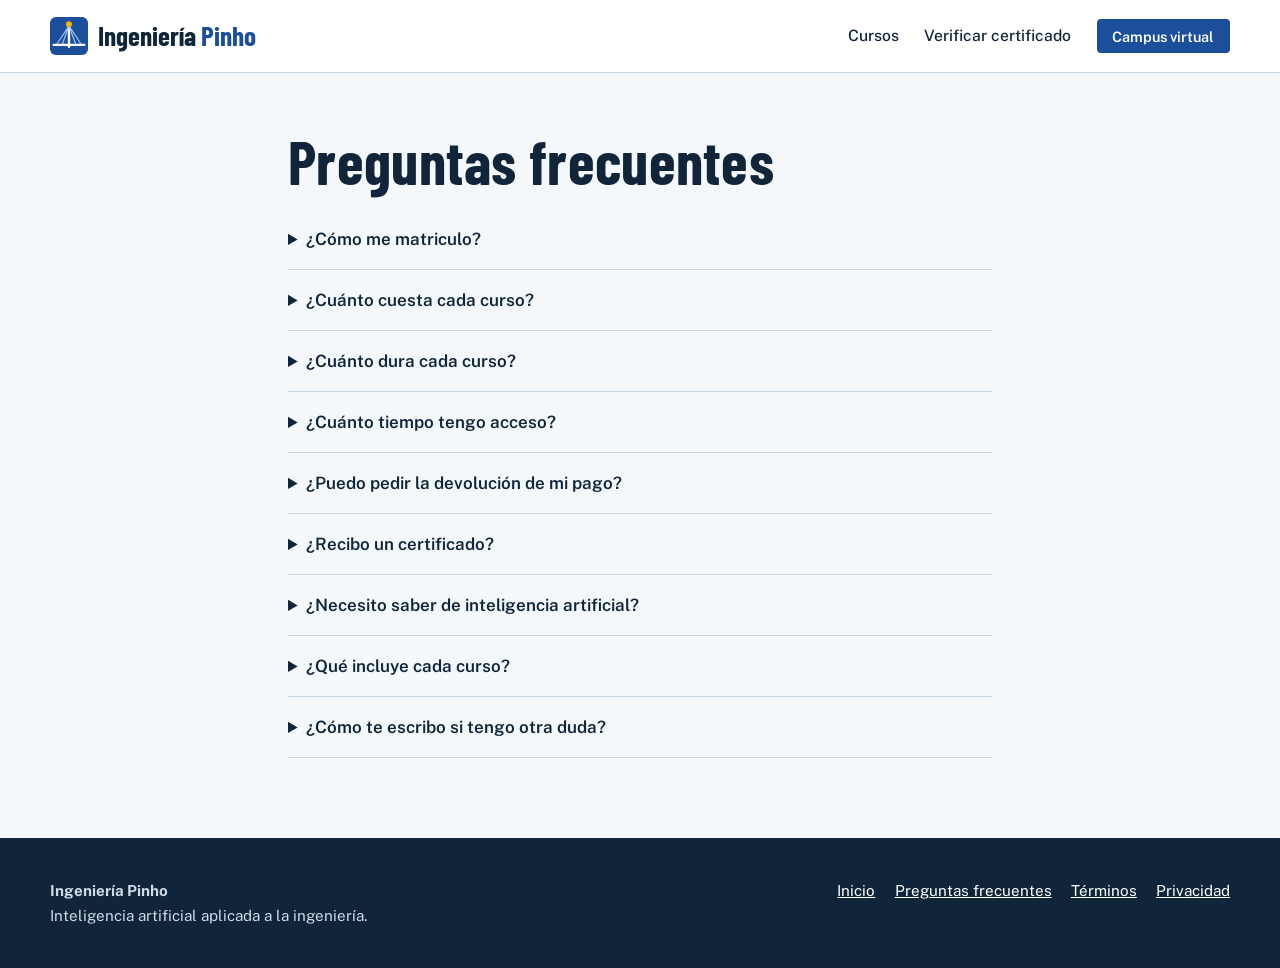
<file: preguntas.html>
<!DOCTYPE html>
<html lang="es">
<head>
    <meta charset="UTF-8">
    <meta name="viewport" content="width=device-width, initial-scale=1.0">
    <title>Preguntas frecuentes | Ingeniería Pinho</title>
    <meta name="description" content="Respuestas sobre matrícula, pagos, acceso y certificados de los cursos de Ingeniería Pinho.">
    <link rel="icon" type="image/svg+xml" href="assets/logo.svg">
    <link rel="preconnect" href="https://fonts.googleapis.com">
    <link rel="preconnect" href="https://fonts.gstatic.com" crossorigin>
    <link rel="stylesheet" href="https://fonts.googleapis.com/css2?family=Barlow+Condensed:wght@600;700&family=Public+Sans:wght@400;500;600&display=swap">
    <link rel="stylesheet" href="css/variables.css?v=2">
    <link rel="stylesheet" href="css/styles.css?v=2">
    <link rel="stylesheet" href="css/responsive.css?v=2">
    <style>.texto{max-width:44rem}.texto h2{font-size:1.6rem;margin:2rem 0 .6rem}.texto p,.texto li{line-height:1.65}.texto details{border-bottom:1px solid var(--linea);padding:1rem 0}.texto summary{font-weight:600;cursor:pointer}.texto details p{margin:.7rem 0 0}.fecha{color:var(--tinta-2);font-size:.95rem}</style>
</head>
<body>
<header class="cabecera">
    <div class="contenedor">
        <a href="./" class="marca" aria-label="Ingeniería Pinho, inicio">
            <img src="assets/logo.svg" alt="" width="38" height="38">
            <span>Ingeniería <b>Pinho</b></span>
        </a>
        <nav class="menu" id="menu" aria-label="Principal">
            <a href="./#cursos">Cursos</a>
            <a href="verificar.html">Verificar certificado</a>
            <a href="campus/" class="boton peq">Campus virtual</a>
        </nav>
    </div>
</header>

<main class="interior">
    <div class="contenedor texto">
        <h1>Preguntas frecuentes</h1>
        <details><summary>¿Cómo me matriculo?</summary><p>Crea tu cuenta en el campus virtual, elige el curso, paga por Yape, Plin o transferencia y sube tu comprobante. Activamos tu acceso cuando validamos el pago.</p></details>
        <details><summary>¿Cuánto cuesta cada curso?</summary><p>Cada curso cuesta S/ 500 por persona.</p></details>
        <details><summary>¿Cuánto dura cada curso?</summary><p>Cada curso dura 6 horas, repartidas en 6 clases de 1 hora.</p></details>
        <details><summary>¿Cuánto tiempo tengo acceso?</summary><p>Tienes acceso a tu curso hasta por un año desde que se activa tu matrícula.</p></details>
        <details><summary>¿Puedo pedir la devolución de mi pago?</summary><p>Puedes pedirla hasta 24 horas antes del inicio de la clase. Pasado ese plazo no se devuelve el pago. Escríbenos a academia@ingenieriapinho.com.</p></details>
        <details><summary>¿Recibo un certificado?</summary><p>Sí. Al completar el curso recibes un certificado de 6 horas con un código QR. Cualquier persona puede comprobar que es auténtico en la página Verificar certificado.</p></details>
        <details><summary>¿Necesito saber de inteligencia artificial?</summary><p>No para el curso básico: parte desde cero. El curso intermedio está pensado para ingenieros civiles que ya usan herramientas digitales en su trabajo.</p></details>
        <details><summary>¿Qué incluye cada curso?</summary><p>Las clases, las presentaciones de cada clase, una guía de trabajo con ejercicios prácticos y el certificado.</p></details>
        <details><summary>¿Cómo te escribo si tengo otra duda?</summary><p>Escribe a academia@ingenieriapinho.com o usa el formulario de contacto de la página principal.</p></details>
    </div>
</main>

<footer class="pie">
    <div class="contenedor">
        <div><strong>Ingeniería Pinho</strong><br>Inteligencia artificial aplicada a la ingeniería.</div>
        <nav aria-label="Enlaces del pie"><a href="./">Inicio</a><a href="preguntas.html">Preguntas frecuentes</a><a href="terminos.html">Términos</a><a href="privacidad.html">Privacidad</a></nav>
    </div>
</footer>
</body>
</html>
</file>
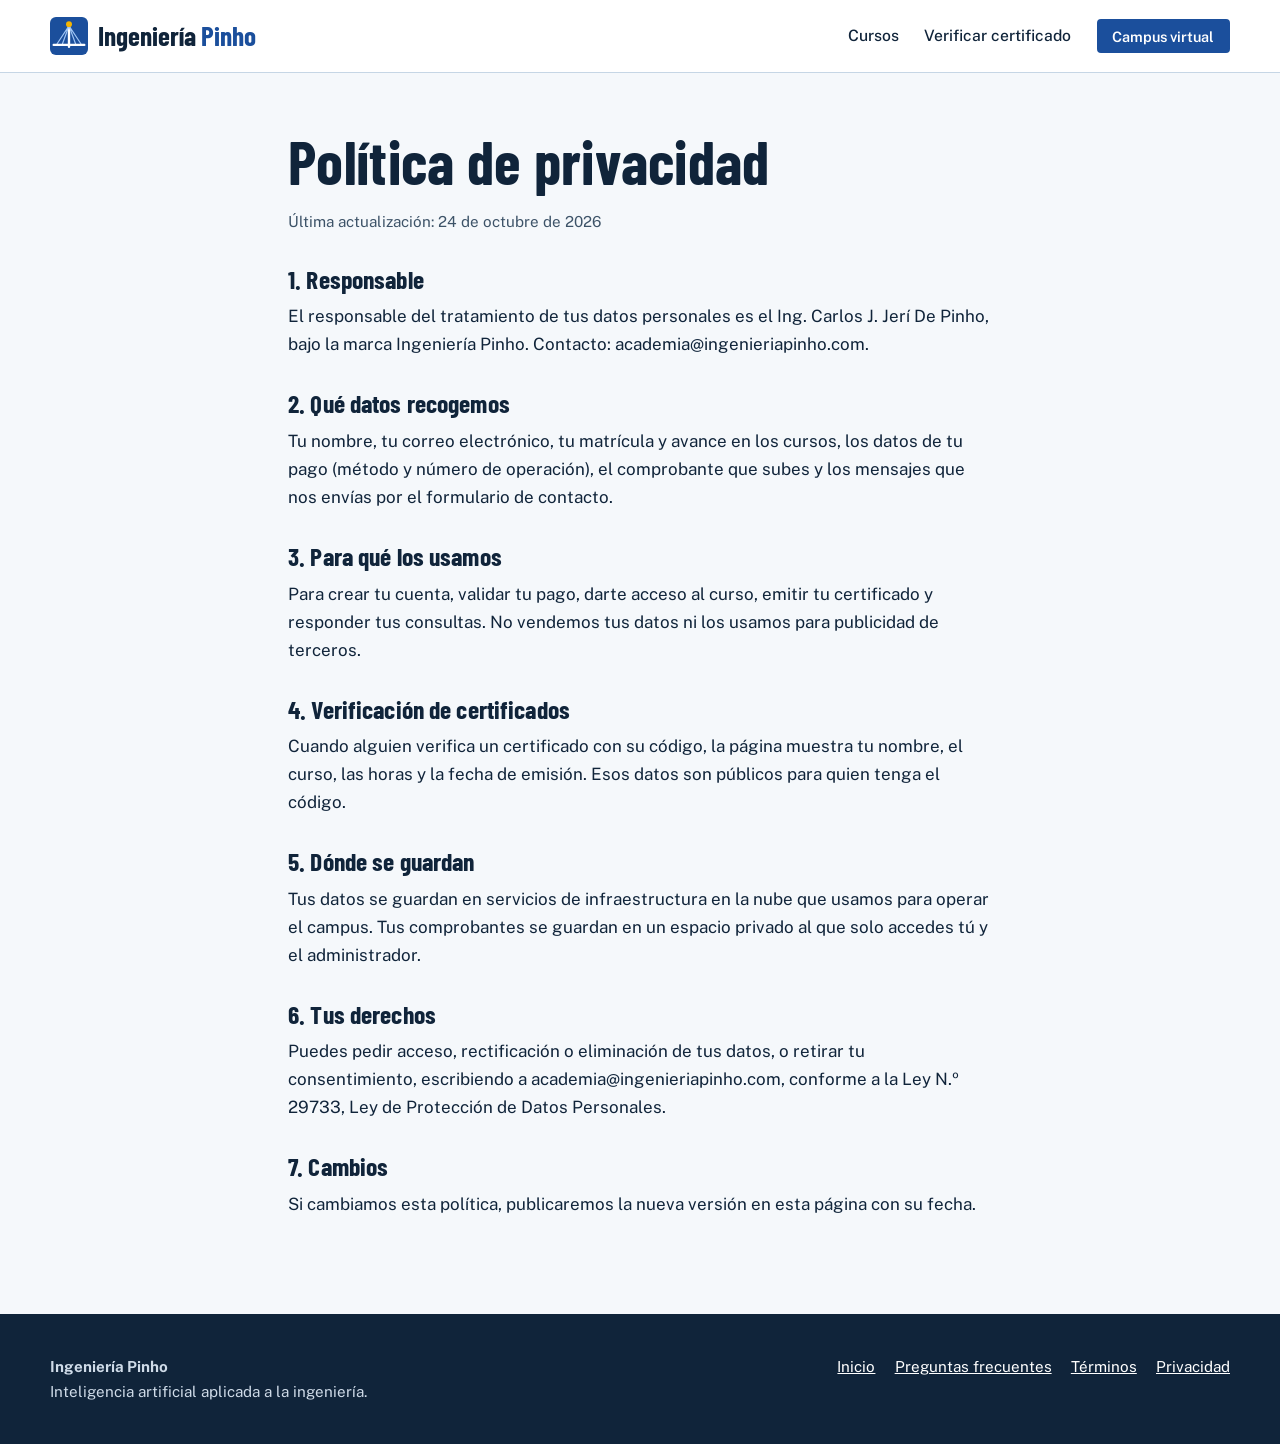
<file: privacidad.html>
<!DOCTYPE html>
<html lang="es">
<head>
    <meta charset="UTF-8">
    <meta name="viewport" content="width=device-width, initial-scale=1.0">
    <title>Política de privacidad | Ingeniería Pinho</title>
    <meta name="description" content="Cómo Ingeniería Pinho trata tus datos personales.">
    <link rel="icon" type="image/svg+xml" href="assets/logo.svg">
    <link rel="preconnect" href="https://fonts.googleapis.com">
    <link rel="preconnect" href="https://fonts.gstatic.com" crossorigin>
    <link rel="stylesheet" href="https://fonts.googleapis.com/css2?family=Barlow+Condensed:wght@600;700&family=Public+Sans:wght@400;500;600&display=swap">
    <link rel="stylesheet" href="css/variables.css?v=2">
    <link rel="stylesheet" href="css/styles.css?v=2">
    <link rel="stylesheet" href="css/responsive.css?v=2">
    <style>.texto{max-width:44rem}.texto h2{font-size:1.6rem;margin:2rem 0 .6rem}.texto p,.texto li{line-height:1.65}.texto details{border-bottom:1px solid var(--linea);padding:1rem 0}.texto summary{font-weight:600;cursor:pointer}.texto details p{margin:.7rem 0 0}.fecha{color:var(--tinta-2);font-size:.95rem}</style>
</head>
<body>
<header class="cabecera">
    <div class="contenedor">
        <a href="./" class="marca" aria-label="Ingeniería Pinho, inicio">
            <img src="assets/logo.svg" alt="" width="38" height="38">
            <span>Ingeniería <b>Pinho</b></span>
        </a>
        <nav class="menu" id="menu" aria-label="Principal">
            <a href="./#cursos">Cursos</a>
            <a href="verificar.html">Verificar certificado</a>
            <a href="campus/" class="boton peq">Campus virtual</a>
        </nav>
    </div>
</header>

<main class="interior">
    <div class="contenedor texto">
        <h1>Política de privacidad</h1>
        <p class="fecha">Última actualización: 24 de octubre de 2026</p>
        <h2>1. Responsable</h2>
        <p>El responsable del tratamiento de tus datos personales es el Ing. Carlos J. Jerí De Pinho, bajo la marca Ingeniería Pinho. Contacto: academia@ingenieriapinho.com.</p>
        <h2>2. Qué datos recogemos</h2>
        <p>Tu nombre, tu correo electrónico, tu matrícula y avance en los cursos, los datos de tu pago (método y número de operación), el comprobante que subes y los mensajes que nos envías por el formulario de contacto.</p>
        <h2>3. Para qué los usamos</h2>
        <p>Para crear tu cuenta, validar tu pago, darte acceso al curso, emitir tu certificado y responder tus consultas. No vendemos tus datos ni los usamos para publicidad de terceros.</p>
        <h2>4. Verificación de certificados</h2>
        <p>Cuando alguien verifica un certificado con su código, la página muestra tu nombre, el curso, las horas y la fecha de emisión. Esos datos son públicos para quien tenga el código.</p>
        <h2>5. Dónde se guardan</h2>
        <p>Tus datos se guardan en servicios de infraestructura en la nube que usamos para operar el campus. Tus comprobantes se guardan en un espacio privado al que solo accedes tú y el administrador.</p>
        <h2>6. Tus derechos</h2>
        <p>Puedes pedir acceso, rectificación o eliminación de tus datos, o retirar tu consentimiento, escribiendo a academia@ingenieriapinho.com, conforme a la Ley N.º 29733, Ley de Protección de Datos Personales.</p>
        <h2>7. Cambios</h2>
        <p>Si cambiamos esta política, publicaremos la nueva versión en esta página con su fecha.</p>
    </div>
</main>

<footer class="pie">
    <div class="contenedor">
        <div><strong>Ingeniería Pinho</strong><br>Inteligencia artificial aplicada a la ingeniería.</div>
        <nav aria-label="Enlaces del pie"><a href="./">Inicio</a><a href="preguntas.html">Preguntas frecuentes</a><a href="terminos.html">Términos</a><a href="privacidad.html">Privacidad</a></nav>
    </div>
</footer>
</body>
</html>
</file>
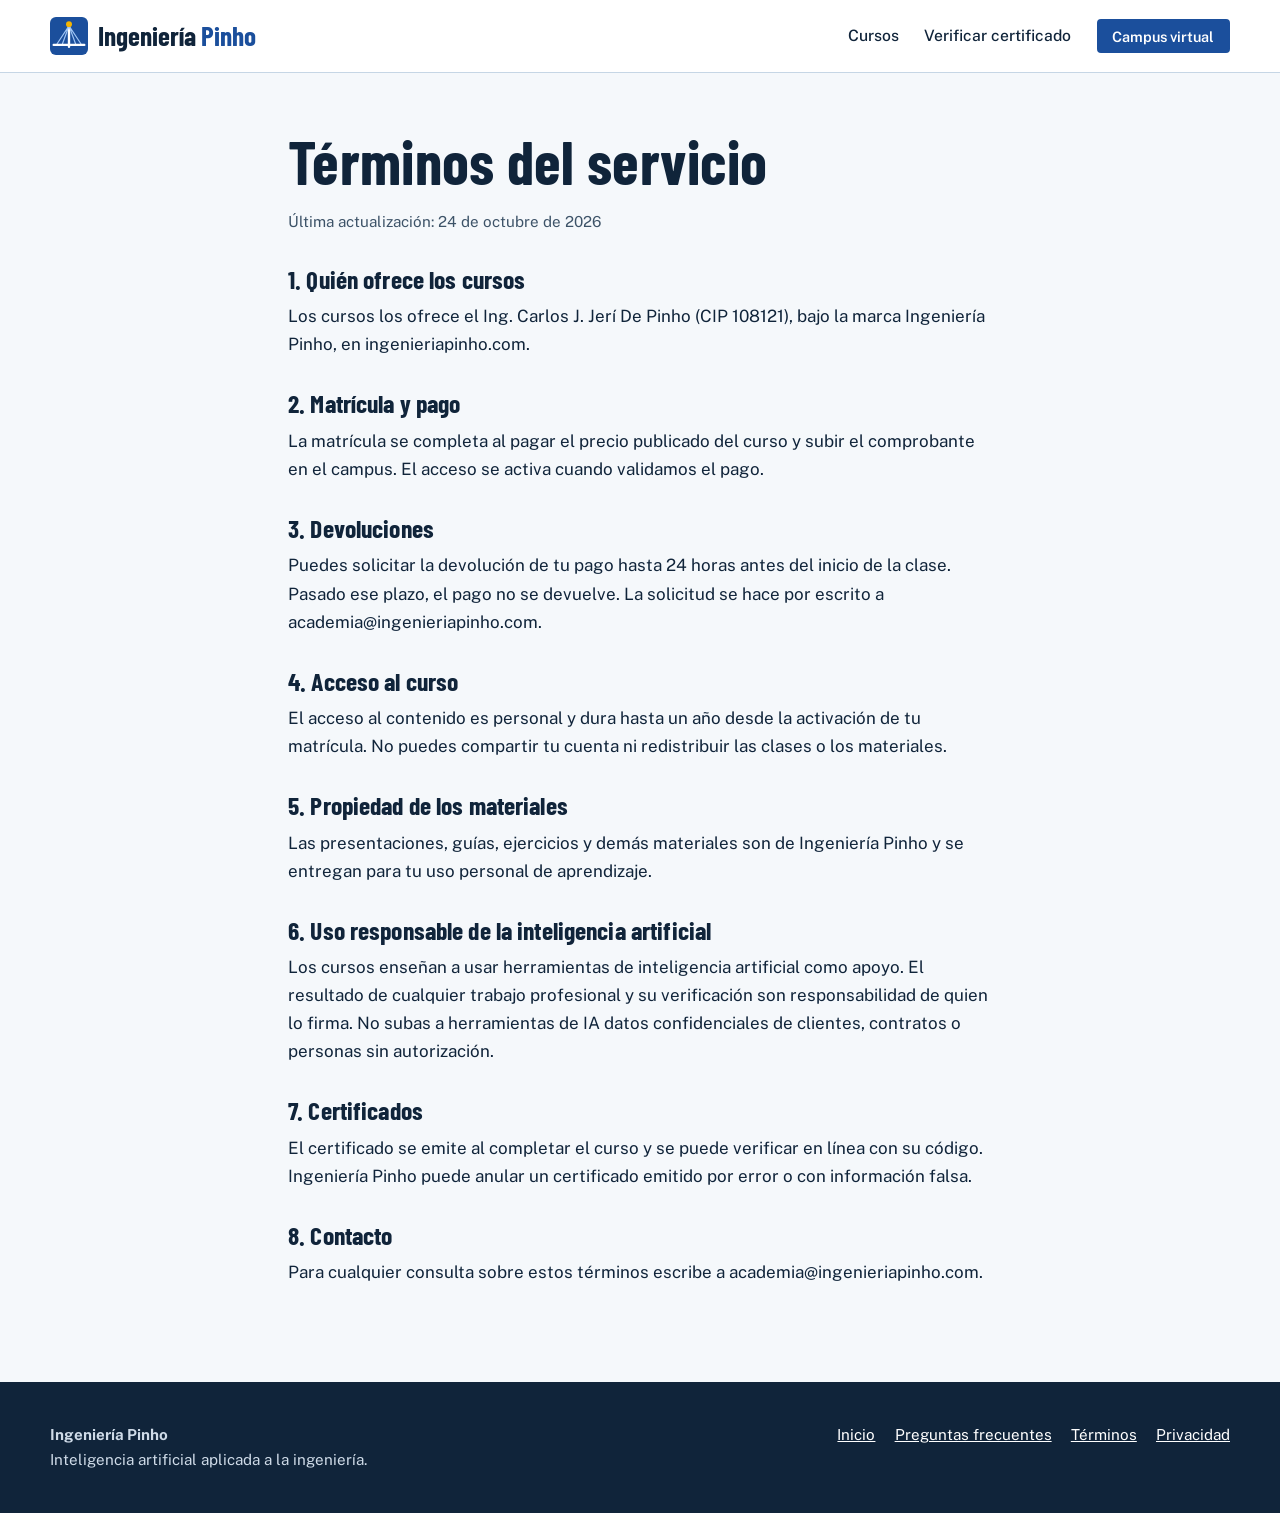
<file: terminos.html>
<!DOCTYPE html>
<html lang="es">
<head>
    <meta charset="UTF-8">
    <meta name="viewport" content="width=device-width, initial-scale=1.0">
    <title>Términos del servicio | Ingeniería Pinho</title>
    <meta name="description" content="Condiciones de matrícula, pago, acceso y certificados de Ingeniería Pinho.">
    <link rel="icon" type="image/svg+xml" href="assets/logo.svg">
    <link rel="preconnect" href="https://fonts.googleapis.com">
    <link rel="preconnect" href="https://fonts.gstatic.com" crossorigin>
    <link rel="stylesheet" href="https://fonts.googleapis.com/css2?family=Barlow+Condensed:wght@600;700&family=Public+Sans:wght@400;500;600&display=swap">
    <link rel="stylesheet" href="css/variables.css?v=2">
    <link rel="stylesheet" href="css/styles.css?v=2">
    <link rel="stylesheet" href="css/responsive.css?v=2">
    <style>.texto{max-width:44rem}.texto h2{font-size:1.6rem;margin:2rem 0 .6rem}.texto p,.texto li{line-height:1.65}.texto details{border-bottom:1px solid var(--linea);padding:1rem 0}.texto summary{font-weight:600;cursor:pointer}.texto details p{margin:.7rem 0 0}.fecha{color:var(--tinta-2);font-size:.95rem}</style>
</head>
<body>
<header class="cabecera">
    <div class="contenedor">
        <a href="./" class="marca" aria-label="Ingeniería Pinho, inicio">
            <img src="assets/logo.svg" alt="" width="38" height="38">
            <span>Ingeniería <b>Pinho</b></span>
        </a>
        <nav class="menu" id="menu" aria-label="Principal">
            <a href="./#cursos">Cursos</a>
            <a href="verificar.html">Verificar certificado</a>
            <a href="campus/" class="boton peq">Campus virtual</a>
        </nav>
    </div>
</header>

<main class="interior">
    <div class="contenedor texto">
        <h1>Términos del servicio</h1>
        <p class="fecha">Última actualización: 24 de octubre de 2026</p>
        <h2>1. Quién ofrece los cursos</h2>
        <p>Los cursos los ofrece el Ing. Carlos J. Jerí De Pinho (CIP 108121), bajo la marca Ingeniería Pinho, en ingenieriapinho.com.</p>
        <h2>2. Matrícula y pago</h2>
        <p>La matrícula se completa al pagar el precio publicado del curso y subir el comprobante en el campus. El acceso se activa cuando validamos el pago.</p>
        <h2>3. Devoluciones</h2>
        <p>Puedes solicitar la devolución de tu pago hasta 24 horas antes del inicio de la clase. Pasado ese plazo, el pago no se devuelve. La solicitud se hace por escrito a academia@ingenieriapinho.com.</p>
        <h2>4. Acceso al curso</h2>
        <p>El acceso al contenido es personal y dura hasta un año desde la activación de tu matrícula. No puedes compartir tu cuenta ni redistribuir las clases o los materiales.</p>
        <h2>5. Propiedad de los materiales</h2>
        <p>Las presentaciones, guías, ejercicios y demás materiales son de Ingeniería Pinho y se entregan para tu uso personal de aprendizaje.</p>
        <h2>6. Uso responsable de la inteligencia artificial</h2>
        <p>Los cursos enseñan a usar herramientas de inteligencia artificial como apoyo. El resultado de cualquier trabajo profesional y su verificación son responsabilidad de quien lo firma. No subas a herramientas de IA datos confidenciales de clientes, contratos o personas sin autorización.</p>
        <h2>7. Certificados</h2>
        <p>El certificado se emite al completar el curso y se puede verificar en línea con su código. Ingeniería Pinho puede anular un certificado emitido por error o con información falsa.</p>
        <h2>8. Contacto</h2>
        <p>Para cualquier consulta sobre estos términos escribe a academia@ingenieriapinho.com.</p>
    </div>
</main>

<footer class="pie">
    <div class="contenedor">
        <div><strong>Ingeniería Pinho</strong><br>Inteligencia artificial aplicada a la ingeniería.</div>
        <nav aria-label="Enlaces del pie"><a href="./">Inicio</a><a href="preguntas.html">Preguntas frecuentes</a><a href="terminos.html">Términos</a><a href="privacidad.html">Privacidad</a></nav>
    </div>
</footer>
</body>
</html>
</file>
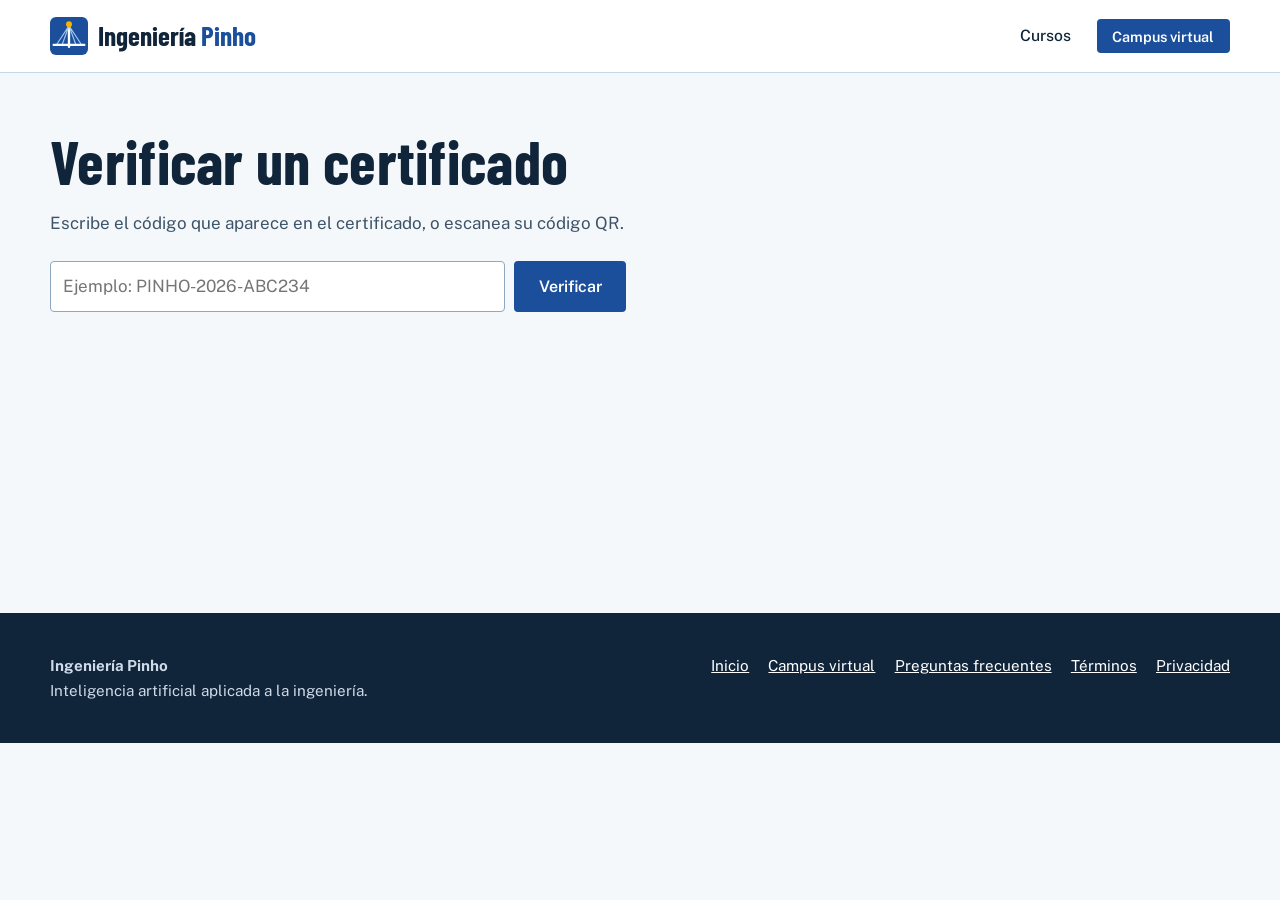
<file: verificar.html>
<!DOCTYPE html>
<html lang="es">
<head>
    <meta charset="UTF-8">
    <meta name="viewport" content="width=device-width, initial-scale=1.0">
    <title>Verificar certificado | Ingeniería Pinho</title>
    <meta name="description" content="Comprueba la autenticidad de un certificado de Ingeniería Pinho con su código.">
    <link rel="icon" type="image/svg+xml" href="assets/logo.svg">
    <link rel="preconnect" href="https://fonts.googleapis.com">
    <link rel="preconnect" href="https://fonts.gstatic.com" crossorigin>
    <link rel="stylesheet" href="https://fonts.googleapis.com/css2?family=Barlow+Condensed:wght@600;700&family=Public+Sans:wght@400;500;600&display=swap">
    <link rel="stylesheet" href="css/variables.css?v=2">
    <link rel="stylesheet" href="css/styles.css?v=2">
    <link rel="stylesheet" href="css/responsive.css?v=2">
</head>
<body>
<header class="cabecera">
    <div class="contenedor">
        <a href="./" class="marca" aria-label="Ingeniería Pinho, inicio">
            <img src="assets/logo.svg" alt="" width="38" height="38">
            <span>Ingeniería <b>Pinho</b></span>
        </a>
        <nav class="menu" id="menu" aria-label="Principal">
            <a href="./#cursos">Cursos</a>
            <a href="campus/" class="boton peq">Campus virtual</a>
        </nav>
    </div>
</header>

<main class="interior">
    <div class="contenedor">
        <h1>Verificar un certificado</h1>
        <p style="max-width:40rem;color:var(--tinta-2)">
            Escribe el código que aparece en el certificado, o escanea su código QR.
        </p>
        <form class="verificador" id="form" style="max-width:36rem">
            <label class="oculto-visual" for="codigo">Código del certificado</label>
            <input id="codigo" type="text" placeholder="Ejemplo: PINHO-2026-ABC234" autocomplete="off" required>
            <button class="boton" type="submit">Verificar</button>
        </form>
        <div id="resultado" aria-live="polite"></div>
    </div>
</main>

<footer class="pie">
    <div class="contenedor">
        <div><strong>Ingeniería Pinho</strong><br>Inteligencia artificial aplicada a la ingeniería.</div>
        <nav aria-label="Enlaces del pie"><a href="./">Inicio</a><a href="campus/">Campus virtual</a><a href="preguntas.html">Preguntas frecuentes</a><a href="terminos.html">Términos</a><a href="privacidad.html">Privacidad</a></nav>
    </div>
</footer>

<script type="module" src="js/verificar.js"></script>
</body>
</html>
</file>
<file: css/variables.css>
/* Ingeniería Pinho: variables de diseño
   Lenguaje visual: plano de ingeniería (papel cuadriculado, ejes, cotas, membrete). */

:root {
    /* Color */
    --tinta: #10243a;
    --tinta-2: #3d5368;
    --azul: #1b4f9c;
    --azul-osc: #143c79;
    --azul-cl: #2f7ed8;
    --papel: #f5f8fb;
    --papel-2: #e6eef6;
    --linea: #c6d6e5;
    --blanco: #ffffff;
    --casco: #f4b400;
    --cota: #c8372d;
    --ok: #1f7a4d;
    --aviso: #9a5b00;
    --error: #b3261e;

    /* Tipografía */
    --f-titulo: 'Barlow Condensed', 'Arial Narrow', Arial, sans-serif;
    --f-texto: 'Public Sans', system-ui, -apple-system, 'Segoe UI', Arial, sans-serif;

    /* Forma */
    --r-s: 4px;
    --r-m: 8px;
    --r-l: 14px;
    --ancho: 1180px;
}
</file>
<file: css/styles.css>
/* Ingeniería Pinho: estilos base y sitio público */

*, *::before, *::after { box-sizing: border-box; }

html { scroll-behavior: smooth; -webkit-text-size-adjust: 100%; }

body {
    margin: 0;
    font-family: var(--f-texto);
    font-size: 1.0625rem;
    line-height: 1.65;
    color: var(--tinta);
    background: var(--papel);
}

img, svg { max-width: 100%; display: block; }

h1, h2, h3, h4 {
    font-family: var(--f-titulo);
    font-weight: 700;
    line-height: 1.05;
    margin: 0;
    color: var(--tinta);
    letter-spacing: .005em;
}

h1 { font-size: clamp(2.9rem, 7vw, 5rem); }
h2 { font-size: clamp(2.1rem, 4.5vw, 3.1rem); }
h3 { font-size: 1.75rem; line-height: 1.1; }

p { margin: 0 0 1rem; }
a { color: var(--azul); }

:focus-visible { outline: 3px solid var(--casco); outline-offset: 2px; }

.contenedor { width: min(100% - 2rem, var(--ancho)); margin-inline: auto; }

.oculto-visual {
    position: absolute; width: 1px; height: 1px; overflow: hidden;
    clip: rect(0 0 0 0); white-space: nowrap;
}

.saltar {
    position: absolute; left: -999px; top: 0; background: var(--casco);
    color: var(--tinta); padding: .6rem 1rem; z-index: 200;
}
.saltar:focus { left: 0; }

/* ---------- Cabecera ---------- */

.cabecera {
    position: sticky; top: 0; z-index: 40;
    background: rgba(255, 255, 255, .95);
    backdrop-filter: blur(8px);
    border-bottom: 1px solid var(--linea);
}

.cabecera .contenedor {
    display: flex; align-items: center; justify-content: space-between;
    min-height: 72px; gap: 1rem;
}

.marca {
    display: inline-flex; align-items: center; gap: .65rem;
    text-decoration: none; color: var(--tinta);
    font-family: var(--f-titulo); font-weight: 700; font-size: 1.7rem; line-height: 1;
}
.marca img { width: 38px; height: 38px; }
.marca b { color: var(--azul); font-weight: 700; }

.menu { display: flex; align-items: center; gap: 1.6rem; }
.menu a:not(.boton) {
    color: var(--tinta); text-decoration: none; font-weight: 500; font-size: .98rem;
}
.menu a:not(.boton):hover { color: var(--azul); }

.menu-boton {
    display: none; background: none; border: 1.5px solid var(--tinta);
    border-radius: var(--r-s); padding: .45rem .7rem; font: 600 .95rem var(--f-texto);
    color: var(--tinta); cursor: pointer;
}

/* ---------- Botones ---------- */

.boton {
    display: inline-flex; align-items: center; justify-content: center; gap: .5rem;
    padding: .78rem 1.4rem; border-radius: var(--r-s);
    border: 2px solid var(--azul); background: var(--azul); color: #fff;
    font: 600 1rem var(--f-texto); text-decoration: none; cursor: pointer;
    transition: background .2s, color .2s, border-color .2s;
}
.boton:hover { background: var(--azul-osc); border-color: var(--azul-osc); color: #fff; }
.boton.sec { background: transparent; color: var(--azul); }
.boton.sec:hover { background: var(--azul); color: #fff; }
.boton.casco { background: var(--casco); border-color: var(--casco); color: var(--tinta); }
.boton.casco:hover { background: #dba200; border-color: #dba200; color: var(--tinta); }
.boton.peligro { background: transparent; border-color: var(--error); color: var(--error); }
.boton.peligro:hover { background: var(--error); color: #fff; }
.boton.peq { padding: .4rem .85rem; font-size: .9rem; }
.boton[disabled] { opacity: .55; cursor: not-allowed; }

/* ---------- Portada ---------- */

.portada {
    padding: 3.5rem 0 4.5rem;
    background:
        linear-gradient(var(--papel-2) 1px, transparent 1px) 0 0 / 32px 32px,
        linear-gradient(90deg, var(--papel-2) 1px, transparent 1px) 0 0 / 32px 32px,
        var(--papel);
}

.portada-rejilla {
    display: grid; grid-template-columns: 1fr 1.05fr; gap: 3.5rem; align-items: center;
}

.portada h1 { margin-bottom: 1.5rem; font-size: clamp(2.3rem, 4.6vw, 3.6rem); line-height: 1.04; }

.portada .entrada {
    font-size: 1.2rem; color: var(--tinta-2); max-width: 34rem; margin-bottom: 2rem;
}

.botones { display: flex; flex-wrap: wrap; gap: .9rem; }

/* Lámina: el dibujo de la portada con su membrete */

.lamina {
    background: #fff; border: 2px solid var(--tinta);
    box-shadow: 8px 8px 0 var(--papel-2);
}

.dibujo { width: 100%; height: auto; }
.dibujo text { font-family: var(--f-texto); font-size: 12px; fill: var(--tinta); }
.dibujo .eje { stroke: var(--tinta-2); stroke-width: 1; stroke-dasharray: 8 5; }
.dibujo .burbuja { fill: #fff; stroke: var(--tinta); stroke-width: 1.5; }
.dibujo .estructura { fill: none; stroke: var(--azul); stroke-width: 3; stroke-linecap: round; stroke-linejoin: round; }
.dibujo .cable { fill: none; stroke: var(--azul-cl); stroke-width: 1.6; stroke-linecap: round; }
.dibujo .suelo { stroke: var(--tinta); stroke-width: 2; }
.dibujo .cota { stroke: var(--cota); stroke-width: 1.4; fill: none; }
.dibujo .cota-texto { fill: var(--cota); font-weight: 600; }
.dibujo .nodo { fill: var(--casco); stroke: var(--tinta); stroke-width: 1.5; }

.dibujo .trazo {
    stroke-dasharray: 1; stroke-dashoffset: 1;
    animation: trazar 2.2s ease-out .25s forwards;
}
.dibujo .trazo.tarde { animation-delay: 1.1s; }
.dibujo .nodo { opacity: 0; animation: aparecer .4s ease-out 2.2s forwards; }

@keyframes trazar { to { stroke-dashoffset: 0; } }
@keyframes aparecer { to { opacity: 1; } }

@media (prefers-reduced-motion: reduce) {
    html { scroll-behavior: auto; }
    .dibujo .trazo { animation: none; stroke-dashoffset: 0; }
    .dibujo .nodo { animation: none; opacity: 1; }
}

.membrete {
    display: grid; grid-template-columns: repeat(4, 1fr);
    border-top: 2px solid var(--tinta); font-size: .85rem;
}
.membrete div { padding: .55rem .8rem; border-left: 1px solid var(--tinta); line-height: 1.3; }
.membrete div:first-child { border-left: 0; }
.membrete small { display: block; color: var(--tinta-2); font-size: .75rem; }
.membrete strong { font-weight: 600; }

/* ---------- Secciones ---------- */

.seccion { padding: 5rem 0; }
.seccion.alt { background: #fff; border-block: 1px solid var(--linea); }

.encabezado { max-width: 44rem; margin-bottom: 2.75rem; }
.encabezado p { color: var(--tinta-2); font-size: 1.15rem; margin-top: 1rem; }

/* Cota: tres áreas de trabajo, medidas sobre una misma línea */

.cota-linea {
    display: grid; grid-template-columns: repeat(3, 1fr);
    border-top: 2px solid var(--tinta); position: relative;
}
.cota-linea > div { position: relative; padding: 1.6rem 2rem 0 0; }
.cota-linea > div::before {
    content: ""; position: absolute; top: -10px; left: 0;
    width: 2px; height: 18px; background: var(--tinta);
}
.cota-linea::after {
    content: ""; position: absolute; top: -10px; right: 0;
    width: 2px; height: 18px; background: var(--tinta);
}
.cota-linea h3 { color: var(--azul); margin-bottom: .6rem; }
.cota-linea p { color: var(--tinta-2); margin: 0; max-width: 24rem; }

/* ---------- Cursos ---------- */

.cursos-rejilla {
    display: grid; gap: 1.75rem;
    grid-template-columns: repeat(auto-fit, minmax(min(100%, 22rem), 1fr));
}

.curso {
    background: #fff; border: 1.5px solid var(--tinta);
    display: flex; flex-direction: column;
}
.curso-cab {
    display: flex; justify-content: space-between; align-items: center; gap: 1rem;
    padding: .55rem 1.1rem; border-bottom: 1.5px solid var(--tinta);
    background: var(--papel-2); font-size: .88rem; font-weight: 600;
}
.curso-cuerpo { padding: 1.5rem 1.4rem; flex: 1; }
.curso-cuerpo h3 { font-size: 2.1rem; margin-bottom: .75rem; }
.curso-cuerpo p { color: var(--tinta-2); }

.lista-check { list-style: none; padding: 0; margin: 1rem 0 0; }
.lista-check li { position: relative; padding-left: 1.7rem; margin: .4rem 0; }
.lista-check li::before {
    content: ""; position: absolute; left: .1rem; top: .5em;
    width: .85rem; height: .45rem;
    border-left: 2.5px solid var(--ok); border-bottom: 2.5px solid var(--ok);
    transform: rotate(-45deg);
}

.curso-datos {
    display: grid; grid-template-columns: repeat(3, 1fr);
    border-top: 1.5px solid var(--tinta); font-size: .88rem;
}
.curso-datos div { padding: .55rem .9rem; border-left: 1px solid var(--linea); }
.curso-datos div:first-child { border-left: 0; }
.curso-datos small { display: block; color: var(--tinta-2); font-size: .75rem; }

.curso-pie {
    display: flex; align-items: center; justify-content: space-between; gap: 1rem;
    padding: 1rem 1.4rem; border-top: 1.5px solid var(--tinta);
}
.precio { font: 700 2.5rem var(--f-titulo); color: var(--azul); line-height: 1; }

/* ---------- Cómo funciona (secuencia real de pasos) ---------- */

.pasos { list-style: none; padding: 0; margin: 0; counter-reset: paso; display: grid; gap: 0; max-width: 46rem; }
.pasos li {
    counter-increment: paso; position: relative;
    padding: 0 0 2rem 4.5rem;
}
.pasos li::before {
    content: counter(paso);
    position: absolute; left: 0; top: 0; width: 3rem; height: 3rem;
    display: grid; place-items: center;
    border: 2px solid var(--tinta); border-radius: 50%; background: #fff;
    font: 700 1.6rem var(--f-titulo); color: var(--azul);
}
.pasos li::after {
    content: ""; position: absolute; left: 1.45rem; top: 3.2rem; bottom: .2rem;
    width: 2px; background: var(--linea);
}
.pasos li:last-child::after { display: none; }
.pasos h3 { font-size: 1.5rem; margin-bottom: .25rem; }
.pasos p { color: var(--tinta-2); margin: 0; }

/* ---------- Certificación ---------- */

.dos-col { display: grid; grid-template-columns: 1fr 1fr; gap: 3.5rem; align-items: center; }

.verificador { display: flex; gap: .6rem; flex-wrap: wrap; margin-top: 1.5rem; }
.verificador input { flex: 1 1 14rem; }

.mini-certificado {
    background: #fff; border: 2px solid var(--tinta); padding: 1.4rem 1.6rem;
    box-shadow: 8px 8px 0 var(--papel-2); aspect-ratio: 1.414 / 1;
    display: flex; flex-direction: column; justify-content: space-between;
}
.mini-certificado .titulo { font: 700 1.9rem var(--f-titulo); color: var(--azul); }
.mini-certificado .raya { height: 8px; background: var(--papel-2); border-radius: 4px; margin: .45rem 0; }
.mini-certificado .raya.corta { width: 55%; }
.mini-certificado .pie { display: flex; justify-content: space-between; align-items: flex-end; gap: 1rem; font-size: .82rem; color: var(--tinta-2); }
.mini-certificado .qr {
    width: 64px; height: 64px;
    background:
        conic-gradient(var(--tinta) 25%, #fff 0 50%, var(--tinta) 0 75%, #fff 0) 0 0 / 16px 16px;
    border: 4px solid #fff; outline: 1.5px solid var(--tinta);
}

/* ---------- Instructor ---------- */

.ficha {
    border: 2px solid var(--tinta); background: #fff;
}
.ficha div { padding: .8rem 1.1rem; border-top: 1px solid var(--linea); }
.ficha div:first-child { border-top: 0; background: var(--papel-2); }
.ficha small { display: block; color: var(--tinta-2); font-size: .78rem; }
.ficha strong { font-weight: 600; }

/* ---------- Formularios ---------- */

.campo { display: grid; gap: .35rem; margin-bottom: 1rem; }
.campo label { font-weight: 600; font-size: .95rem; }

input, select, textarea {
    font: inherit; color: var(--tinta); background: #fff; width: 100%;
    padding: .65rem .75rem; border: 1.5px solid #8fa8c0; border-radius: var(--r-s);
}
input:focus, select:focus, textarea:focus { border-color: var(--azul); outline: 3px solid rgba(47, 126, 216, .25); outline-offset: 0; }
textarea { min-height: 7rem; resize: vertical; }
input[type="checkbox"] { width: auto; }
input[type="file"] { padding: .5rem; }

.ayuda { font-size: .88rem; color: var(--tinta-2); }
.mensaje-ok { color: var(--ok); font-weight: 600; }
.mensaje-error { color: var(--error); font-weight: 600; }
.trampa { position: absolute; left: -9999px; }

.contacto-rejilla { display: grid; grid-template-columns: 1fr 1.2fr; gap: 3.5rem; }
.contacto-medios { list-style: none; padding: 0; margin: 1.5rem 0 0; }
.contacto-medios li { margin-bottom: .6rem; }

/* ---------- Pie ---------- */

.pie { background: var(--tinta); color: #cfdbe8; padding: 2.5rem 0; font-size: .95rem; }
.pie a { color: #fff; }
.pie .contenedor { display: flex; flex-wrap: wrap; justify-content: space-between; gap: 1.5rem; }
.pie nav { display: flex; gap: 1.2rem; flex-wrap: wrap; }

.banner-demo {
    background: var(--casco); color: var(--tinta); text-align: center;
    padding: .45rem 1rem; font-size: .9rem; font-weight: 600;
}

/* ---------- Página interior (curso, verificar) ---------- */

.interior { padding: 3.5rem 0 5rem; min-height: 60vh; }
.interior h1 { font-size: clamp(2.4rem, 5vw, 3.8rem); margin-bottom: 1rem; }
.migas { font-size: .92rem; margin-bottom: 1.5rem; }

.detalle-rejilla { display: grid; grid-template-columns: 1.6fr 1fr; gap: 3rem; align-items: start; }
.caja-matricula { border: 2px solid var(--tinta); background: #fff; position: sticky; top: 92px; }
.caja-matricula .cuerpo { padding: 1.4rem; }
.temario { padding-left: 1.2rem; }
.temario li { margin-bottom: .35rem; }

.resultado { border: 2px solid var(--tinta); background: #fff; padding: 1.6rem; max-width: 42rem; margin-top: 1.5rem; }
.resultado.valido { border-color: var(--ok); }
.resultado.invalido { border-color: var(--error); }
.resultado dl { display: grid; grid-template-columns: max-content 1fr; gap: .4rem 1.2rem; margin: 1rem 0 0; }
.resultado dt { color: var(--tinta-2); }
.resultado dd { margin: 0; font-weight: 600; }
</file>
<file: css/responsive.css>
/* Ingeniería Pinho: adaptación a tablet y celular */

@media (max-width: 960px) {
    .portada-rejilla,
    .dos-col,
    .contacto-rejilla,
    .detalle-rejilla { grid-template-columns: 1fr; gap: 2.25rem; }

    .caja-matricula { position: static; }
    .seccion { padding: 3.75rem 0; }
}

@media (max-width: 760px) {
    .menu-boton { display: inline-block; }

    .menu {
        display: none; position: absolute; left: 0; right: 0; top: 100%;
        flex-direction: column; align-items: stretch; gap: 0;
        background: #fff; border-bottom: 1px solid var(--linea);
        padding: .5rem 1rem 1rem;
    }
    .menu.abierto { display: flex; }
    .menu a:not(.boton) { padding: .8rem .2rem; border-bottom: 1px solid var(--papel-2); }
    .menu .boton { margin-top: .8rem; }

    .cota-linea { grid-template-columns: 1fr; border-top: 0; border-left: 2px solid var(--tinta); }
    .cota-linea::after { display: none; }
    .cota-linea > div { padding: 0 0 1.6rem 1.4rem; }
    .cota-linea > div::before { top: 0; left: -10px; width: 18px; height: 2px; }

    .membrete { grid-template-columns: 1fr 1fr; }
    .membrete div:nth-child(3) { border-left: 0; }
    .membrete div:nth-child(n+3) { border-top: 1px solid var(--tinta); }

    .curso-datos { grid-template-columns: 1fr 1fr 1fr; font-size: .82rem; }
    .portada { padding: 2.25rem 0 3rem; }
    .lamina { box-shadow: 5px 5px 0 var(--papel-2); }
}
</file>
